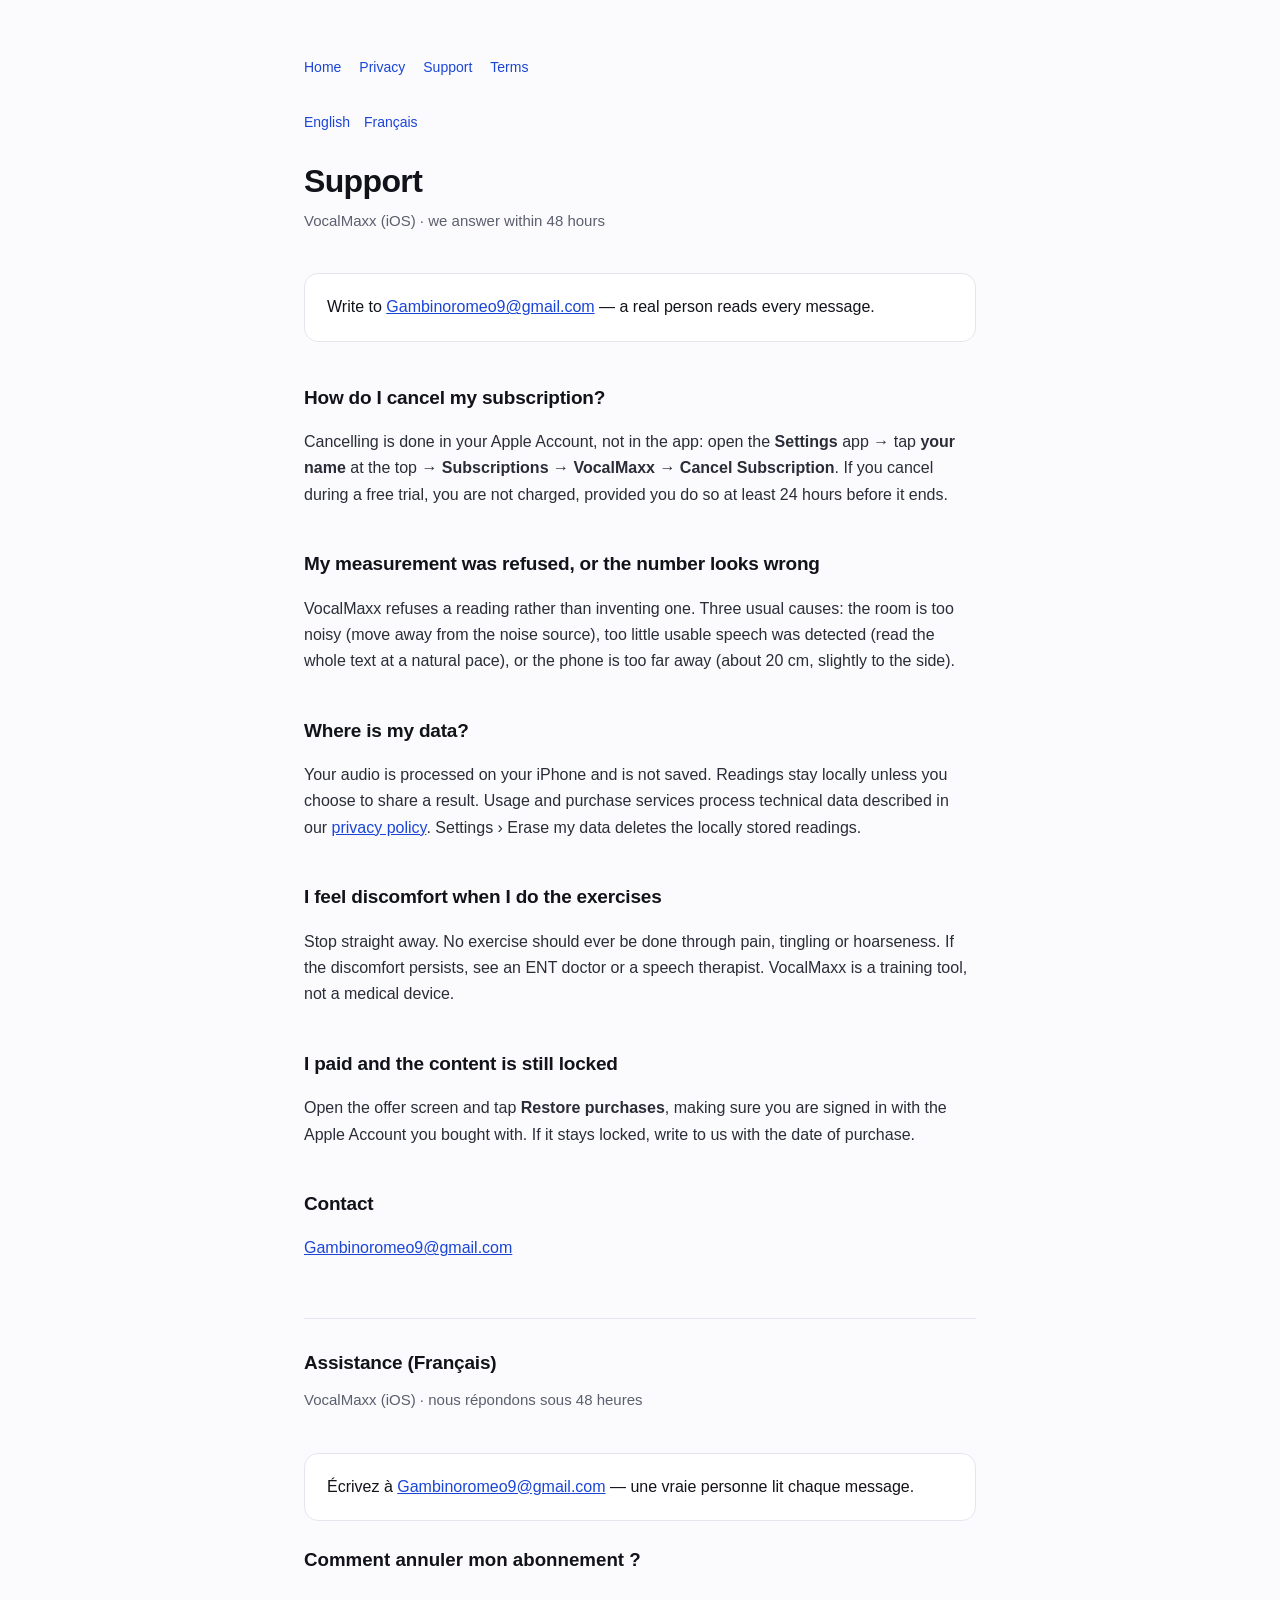
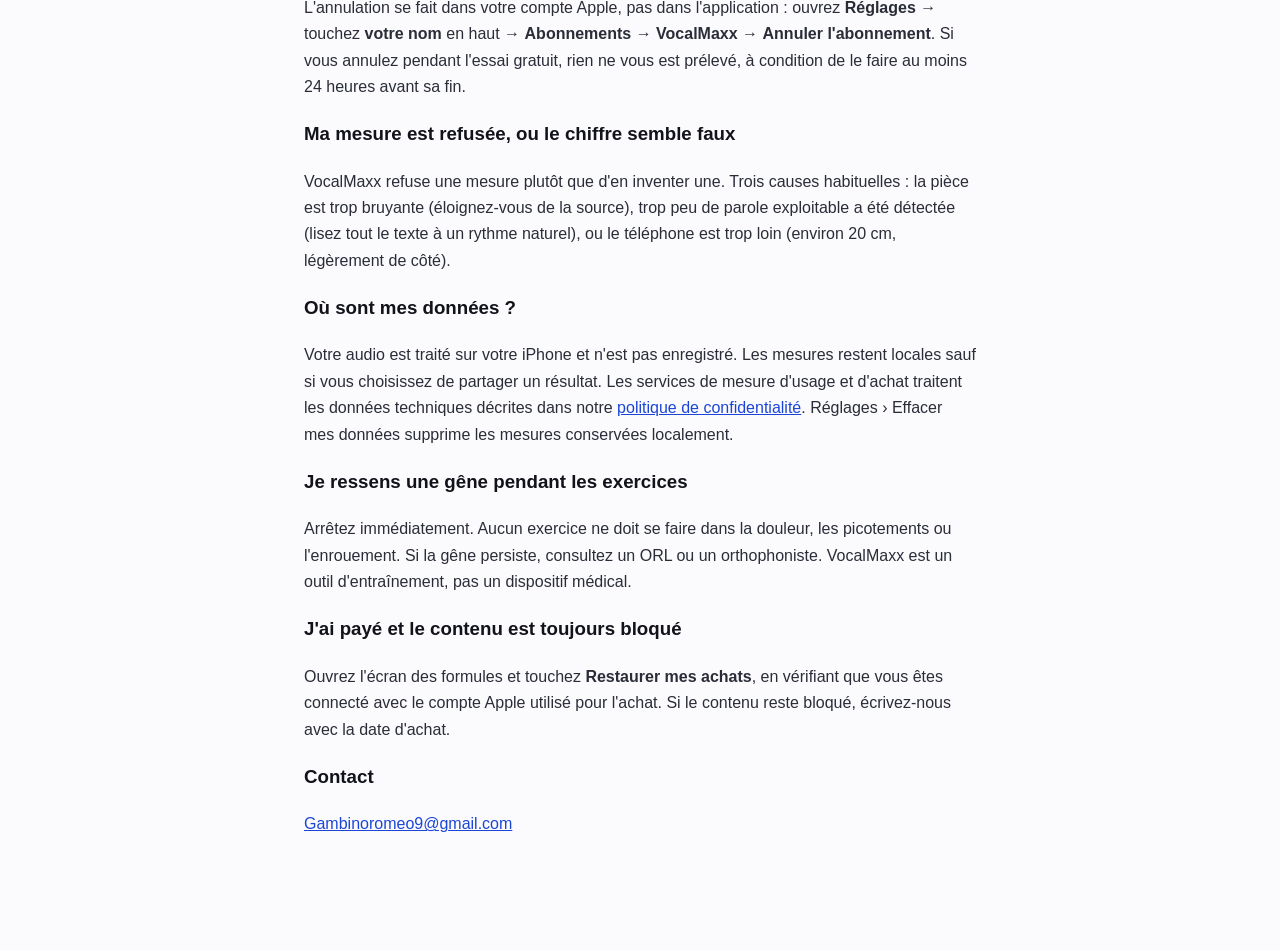
<file: assistance.html>
<!doctype html><html lang="en"><head><meta charset="utf-8">
<meta name="viewport" content="width=device-width,initial-scale=1">
<title>Support — VocalMaxx</title><link rel="stylesheet" href="style.css">
<style>.langbar{margin:0 0 28px;font-size:14px}.langbar a{margin-right:14px;text-decoration:none}
h2.sect{margin-top:56px;padding-top:28px;border-top:1px solid var(--line)}</style>  <link rel="canonical" href="https://romeoapps.app/fr/vocalmaxx/support/">
</head><body>
<div class="wrap">
<nav><a href="index.html">Home</a><a href="privacy.html">Privacy</a><a href="support.html">Support</a><a href="terms.html">Terms</a></nav>
<div class="langbar"><a href="#en">English</a><a href="#fr">Français</a></div>
<h1 id="en">Support</h1>
<p class="sub">VocalMaxx (iOS) · we answer within 48 hours</p>
<div class="card">Write to <a href="mailto:Gambinoromeo9@gmail.com">Gambinoromeo9@gmail.com</a> — a real person reads every message.</div>
<h2>How do I cancel my subscription?</h2>
<p>Cancelling is done in your Apple Account, not in the app: open the <strong>Settings</strong> app → tap <strong>your name</strong> at the top → <strong>Subscriptions</strong> → <strong>VocalMaxx</strong> → <strong>Cancel Subscription</strong>. If you cancel during a free trial, you are not charged, provided you do so at least 24 hours before it ends.</p>
<h2>My measurement was refused, or the number looks wrong</h2>
<p>VocalMaxx refuses a reading rather than inventing one. Three usual causes: the room is too noisy (move away from the noise source), too little usable speech was detected (read the whole text at a natural pace), or the phone is too far away (about 20 cm, slightly to the side).</p>
<h2>Where is my data?</h2>
<p>Your audio is processed on your iPhone and is not saved. Readings stay locally unless you choose to share a result. Usage and purchase services process technical data described in our <a href="privacy.html">privacy policy</a>. Settings › Erase my data deletes the locally stored readings.</p>
<h2>I feel discomfort when I do the exercises</h2>
<p>Stop straight away. No exercise should ever be done through pain, tingling or hoarseness. If the discomfort persists, see an ENT doctor or a speech therapist. VocalMaxx is a training tool, not a medical device.</p>
<h2>I paid and the content is still locked</h2>
<p>Open the offer screen and tap <strong>Restore purchases</strong>, making sure you are signed in with the Apple Account you bought with. If it stays locked, write to us with the date of purchase.</p>
<h2>Contact</h2>
<p><a href="mailto:Gambinoromeo9@gmail.com">Gambinoromeo9@gmail.com</a></p>

<h2 class="sect" id="fr">Assistance (Français)</h2>
<p class="sub">VocalMaxx (iOS) · nous répondons sous 48 heures</p>
<div class="card">Écrivez à <a href="mailto:Gambinoromeo9@gmail.com">Gambinoromeo9@gmail.com</a> — une vraie personne lit chaque message.</div>
<h3>Comment annuler mon abonnement ?</h3>
<p>L'annulation se fait dans votre compte Apple, pas dans l'application : ouvrez <strong>Réglages</strong> → touchez <strong>votre nom</strong> en haut → <strong>Abonnements</strong> → <strong>VocalMaxx</strong> → <strong>Annuler l'abonnement</strong>. Si vous annulez pendant l'essai gratuit, rien ne vous est prélevé, à condition de le faire au moins 24 heures avant sa fin.</p>
<h3>Ma mesure est refusée, ou le chiffre semble faux</h3>
<p>VocalMaxx refuse une mesure plutôt que d'en inventer une. Trois causes habituelles : la pièce est trop bruyante (éloignez-vous de la source), trop peu de parole exploitable a été détectée (lisez tout le texte à un rythme naturel), ou le téléphone est trop loin (environ 20 cm, légèrement de côté).</p>
<h3>Où sont mes données ?</h3>
<p>Votre audio est traité sur votre iPhone et n'est pas enregistré. Les mesures restent locales sauf si vous choisissez de partager un résultat. Les services de mesure d'usage et d'achat traitent les données techniques décrites dans notre <a href="privacy.html#fr">politique de confidentialité</a>. Réglages › Effacer mes données supprime les mesures conservées localement.</p>
<h3>Je ressens une gêne pendant les exercices</h3>
<p>Arrêtez immédiatement. Aucun exercice ne doit se faire dans la douleur, les picotements ou l'enrouement. Si la gêne persiste, consultez un ORL ou un orthophoniste. VocalMaxx est un outil d'entraînement, pas un dispositif médical.</p>
<h3>J'ai payé et le contenu est toujours bloqué</h3>
<p>Ouvrez l'écran des formules et touchez <strong>Restaurer mes achats</strong>, en vérifiant que vous êtes connecté avec le compte Apple utilisé pour l'achat. Si le contenu reste bloqué, écrivez-nous avec la date d'achat.</p>
<h3>Contact</h3>
<p><a href="mailto:Gambinoromeo9@gmail.com">Gambinoromeo9@gmail.com</a></p>
</div></body></html>
</file>
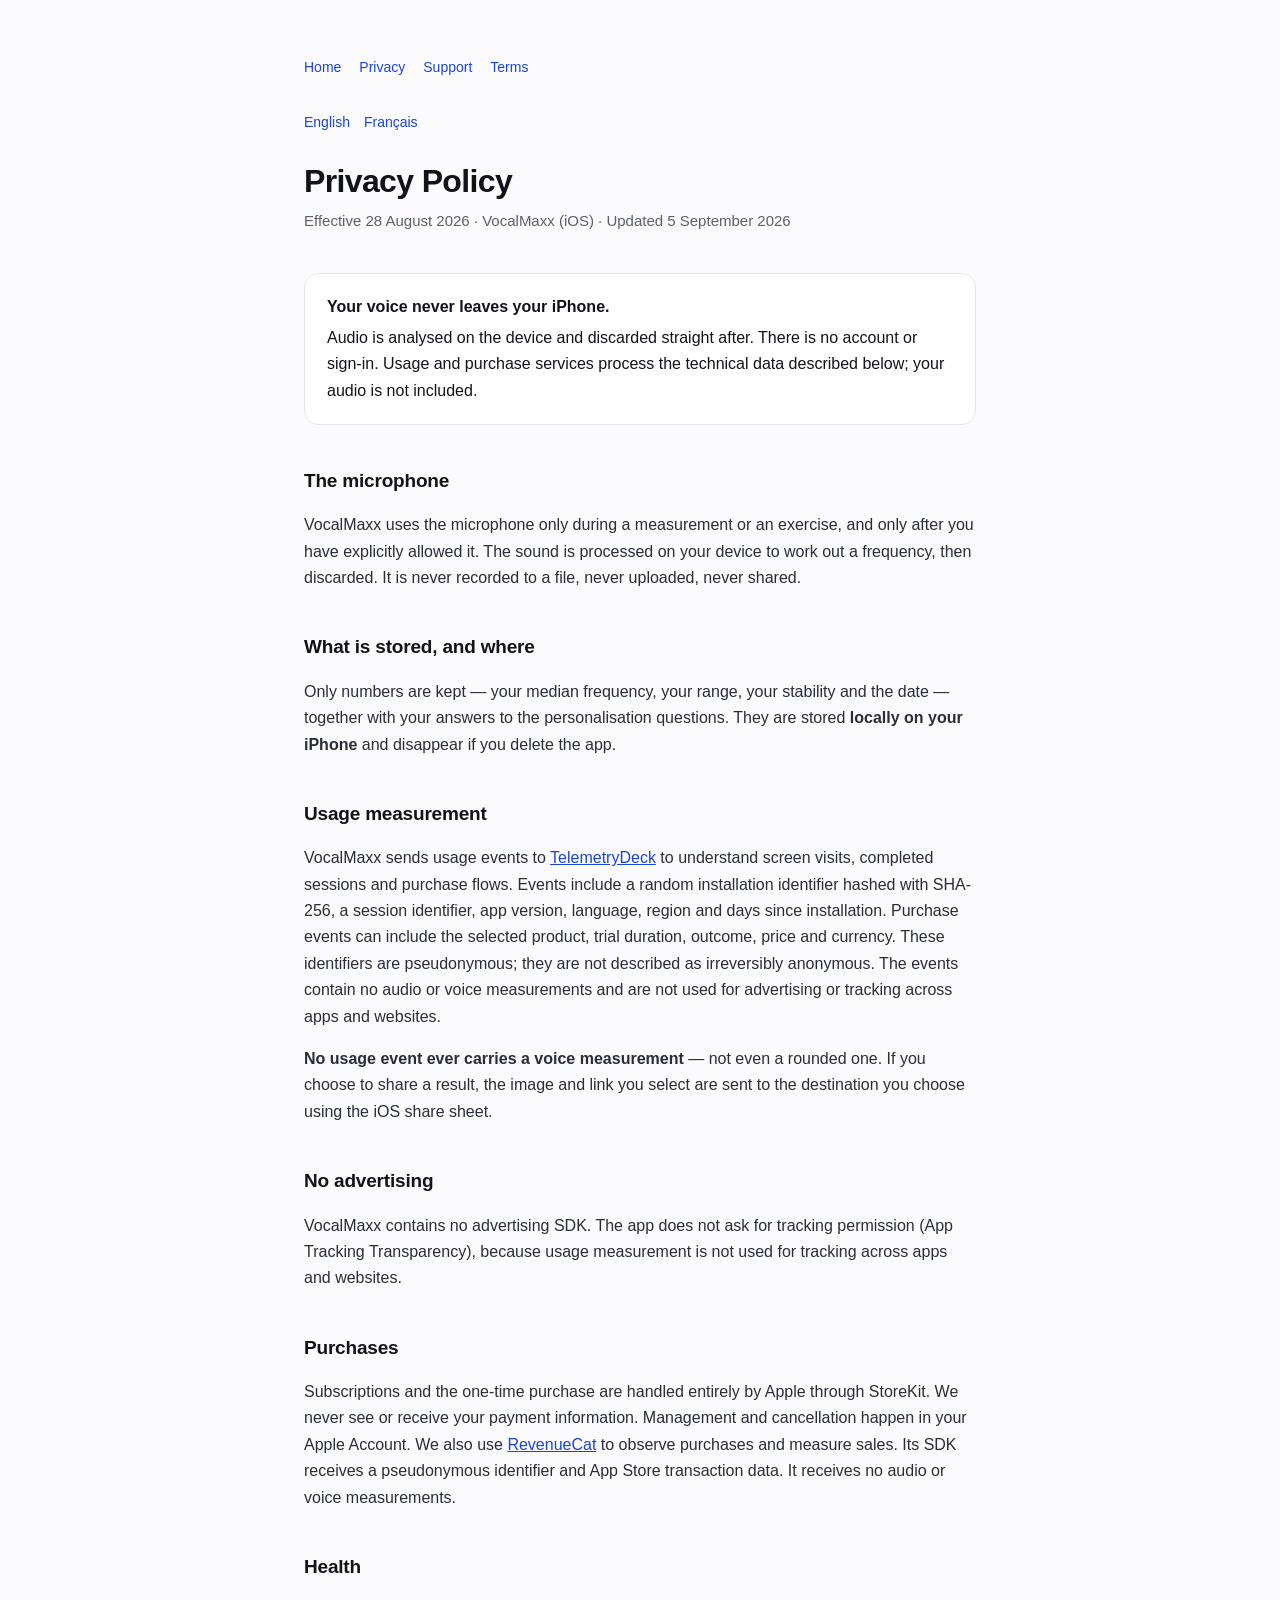
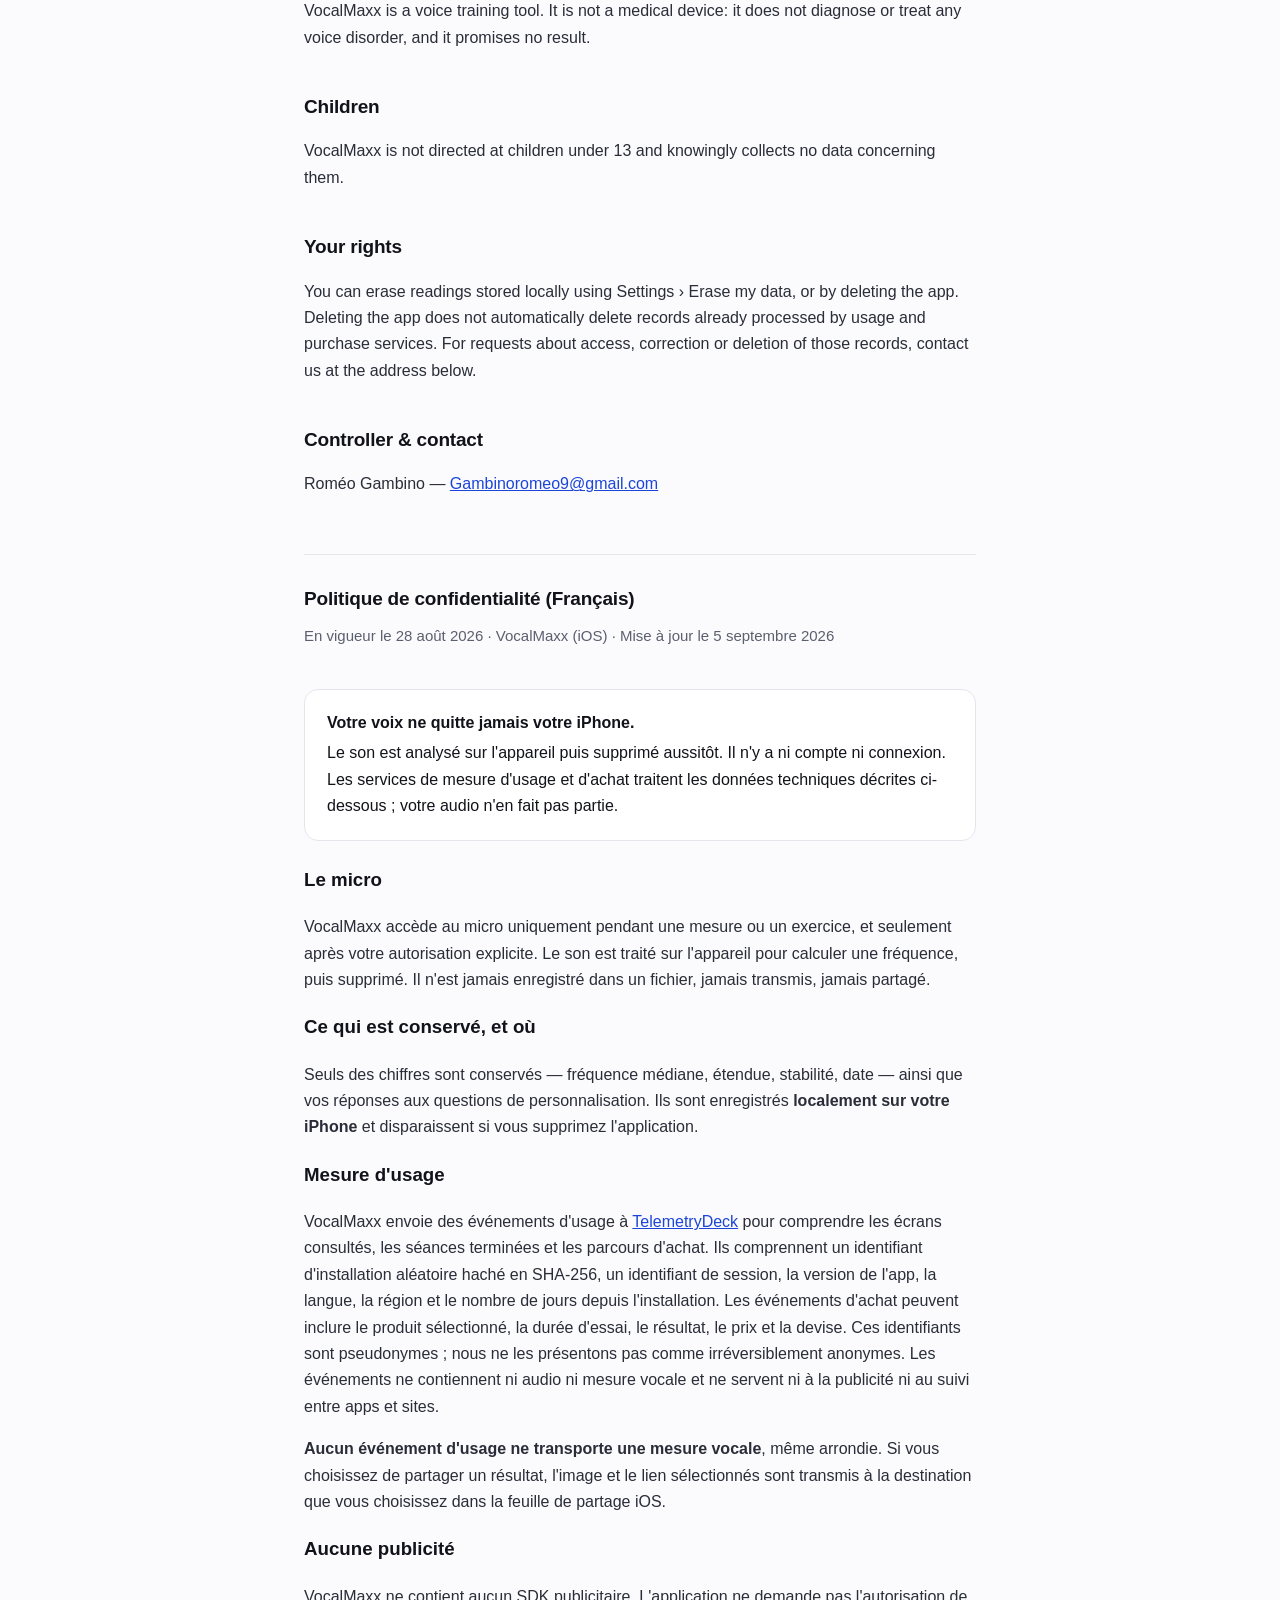
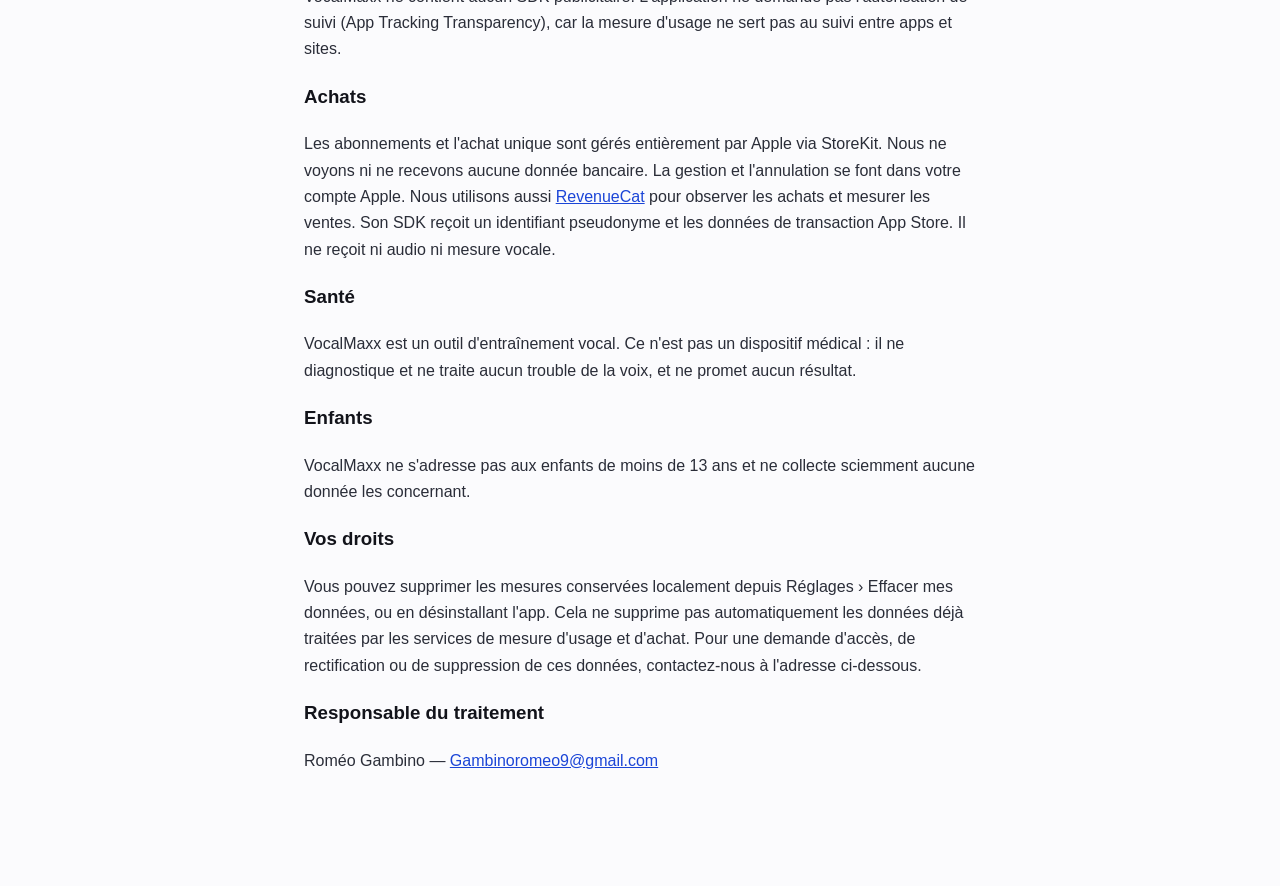
<file: confidentialite.html>
<!doctype html><html lang="en"><head><meta charset="utf-8">
<meta name="viewport" content="width=device-width,initial-scale=1">
<title>Privacy Policy — VocalMaxx</title><link rel="stylesheet" href="style.css">
<style>.langbar{margin:0 0 28px;font-size:14px}.langbar a{margin-right:14px;text-decoration:none}
h2.sect{margin-top:56px;padding-top:28px;border-top:1px solid var(--line)}</style>  <link rel="canonical" href="https://romeoapps.app/fr/vocalmaxx/privacy/">
</head><body>
<div class="wrap">
<nav><a href="index.html">Home</a><a href="privacy.html">Privacy</a><a href="support.html">Support</a><a href="terms.html">Terms</a></nav>
<div class="langbar"><a href="#en">English</a><a href="#fr">Français</a></div>
<h1 id="en">Privacy Policy</h1>
<p class="sub">Effective 28 August 2026 · VocalMaxx (iOS) · Updated 5 September 2026</p>
<div class="card"><strong>Your voice never leaves your iPhone.</strong> Audio is analysed on the device and discarded straight after. There is no account or sign-in. Usage and purchase services process the technical data described below; your audio is not included.</div>
<h2>The microphone</h2>
<p>VocalMaxx uses the microphone only during a measurement or an exercise, and only after you have explicitly allowed it. The sound is processed on your device to work out a frequency, then discarded. It is never recorded to a file, never uploaded, never shared.</p>
<h2>What is stored, and where</h2>
<p>Only numbers are kept — your median frequency, your range, your stability and the date — together with your answers to the personalisation questions. They are stored <strong>locally on your iPhone</strong> and disappear if you delete the app.</p>
<h2>Usage measurement</h2>
<p>VocalMaxx sends usage events to <a href="https://telemetrydeck.com/privacy/">TelemetryDeck</a> to understand screen visits, completed sessions and purchase flows. Events include a random installation identifier hashed with SHA-256, a session identifier, app version, language, region and days since installation. Purchase events can include the selected product, trial duration, outcome, price and currency. These identifiers are pseudonymous; they are not described as irreversibly anonymous. The events contain no audio or voice measurements and are not used for advertising or tracking across apps and websites.</p>
<p><strong>No usage event ever carries a voice measurement</strong> — not even a rounded one. If you choose to share a result, the image and link you select are sent to the destination you choose using the iOS share sheet.</p>
<h2>No advertising</h2>
<p>VocalMaxx contains no advertising SDK. The app does not ask for tracking permission (App Tracking Transparency), because usage measurement is not used for tracking across apps and websites.</p>
<h2>Purchases</h2>
<p>Subscriptions and the one-time purchase are handled entirely by Apple through StoreKit. We never see or receive your payment information. Management and cancellation happen in your Apple Account. We also use <a href="https://www.revenuecat.com/privacy/">RevenueCat</a> to observe purchases and measure sales. Its SDK receives a pseudonymous identifier and App Store transaction data. It receives no audio or voice measurements.</p>
<h2>Health</h2>
<p>VocalMaxx is a voice training tool. It is not a medical device: it does not diagnose or treat any voice disorder, and it promises no result.</p>
<h2>Children</h2>
<p>VocalMaxx is not directed at children under 13 and knowingly collects no data concerning them.</p>
<h2>Your rights</h2>
<p>You can erase readings stored locally using Settings › Erase my data, or by deleting the app. Deleting the app does not automatically delete records already processed by usage and purchase services. For requests about access, correction or deletion of those records, contact us at the address below.</p>
<h2>Controller &amp; contact</h2>
<p>Roméo Gambino — <a href="mailto:Gambinoromeo9@gmail.com">Gambinoromeo9@gmail.com</a></p>

<h2 class="sect" id="fr">Politique de confidentialité (Français)</h2>
<p class="sub">En vigueur le 28 août 2026 · VocalMaxx (iOS) · Mise à jour le 5 septembre 2026</p>
<div class="card"><strong>Votre voix ne quitte jamais votre iPhone.</strong> Le son est analysé sur l'appareil puis supprimé aussitôt. Il n'y a ni compte ni connexion. Les services de mesure d'usage et d'achat traitent les données techniques décrites ci-dessous ; votre audio n'en fait pas partie.</div>
<h3>Le micro</h3>
<p>VocalMaxx accède au micro uniquement pendant une mesure ou un exercice, et seulement après votre autorisation explicite. Le son est traité sur l'appareil pour calculer une fréquence, puis supprimé. Il n'est jamais enregistré dans un fichier, jamais transmis, jamais partagé.</p>
<h3>Ce qui est conservé, et où</h3>
<p>Seuls des chiffres sont conservés — fréquence médiane, étendue, stabilité, date — ainsi que vos réponses aux questions de personnalisation. Ils sont enregistrés <strong>localement sur votre iPhone</strong> et disparaissent si vous supprimez l'application.</p>
<h3>Mesure d'usage</h3>
<p>VocalMaxx envoie des événements d'usage à <a href="https://telemetrydeck.com/privacy/">TelemetryDeck</a> pour comprendre les écrans consultés, les séances terminées et les parcours d'achat. Ils comprennent un identifiant d'installation aléatoire haché en SHA-256, un identifiant de session, la version de l'app, la langue, la région et le nombre de jours depuis l'installation. Les événements d'achat peuvent inclure le produit sélectionné, la durée d'essai, le résultat, le prix et la devise. Ces identifiants sont pseudonymes ; nous ne les présentons pas comme irréversiblement anonymes. Les événements ne contiennent ni audio ni mesure vocale et ne servent ni à la publicité ni au suivi entre apps et sites.</p>
<p><strong>Aucun événement d'usage ne transporte une mesure vocale</strong>, même arrondie. Si vous choisissez de partager un résultat, l'image et le lien sélectionnés sont transmis à la destination que vous choisissez dans la feuille de partage iOS.</p>
<h3>Aucune publicité</h3>
<p>VocalMaxx ne contient aucun SDK publicitaire. L'application ne demande pas l'autorisation de suivi (App Tracking Transparency), car la mesure d'usage ne sert pas au suivi entre apps et sites.</p>
<h3>Achats</h3>
<p>Les abonnements et l'achat unique sont gérés entièrement par Apple via StoreKit. Nous ne voyons ni ne recevons aucune donnée bancaire. La gestion et l'annulation se font dans votre compte Apple. Nous utilisons aussi <a href="https://www.revenuecat.com/privacy/">RevenueCat</a> pour observer les achats et mesurer les ventes. Son SDK reçoit un identifiant pseudonyme et les données de transaction App Store. Il ne reçoit ni audio ni mesure vocale.</p>
<h3>Santé</h3>
<p>VocalMaxx est un outil d'entraînement vocal. Ce n'est pas un dispositif médical : il ne diagnostique et ne traite aucun trouble de la voix, et ne promet aucun résultat.</p>
<h3>Enfants</h3>
<p>VocalMaxx ne s'adresse pas aux enfants de moins de 13 ans et ne collecte sciemment aucune donnée les concernant.</p>
<h3>Vos droits</h3>
<p>Vous pouvez supprimer les mesures conservées localement depuis Réglages › Effacer mes données, ou en désinstallant l'app. Cela ne supprime pas automatiquement les données déjà traitées par les services de mesure d'usage et d'achat. Pour une demande d'accès, de rectification ou de suppression de ces données, contactez-nous à l'adresse ci-dessous.</p>
<h3>Responsable du traitement</h3>
<p>Roméo Gambino — <a href="mailto:Gambinoromeo9@gmail.com">Gambinoromeo9@gmail.com</a></p>
</div></body></html>
</file>
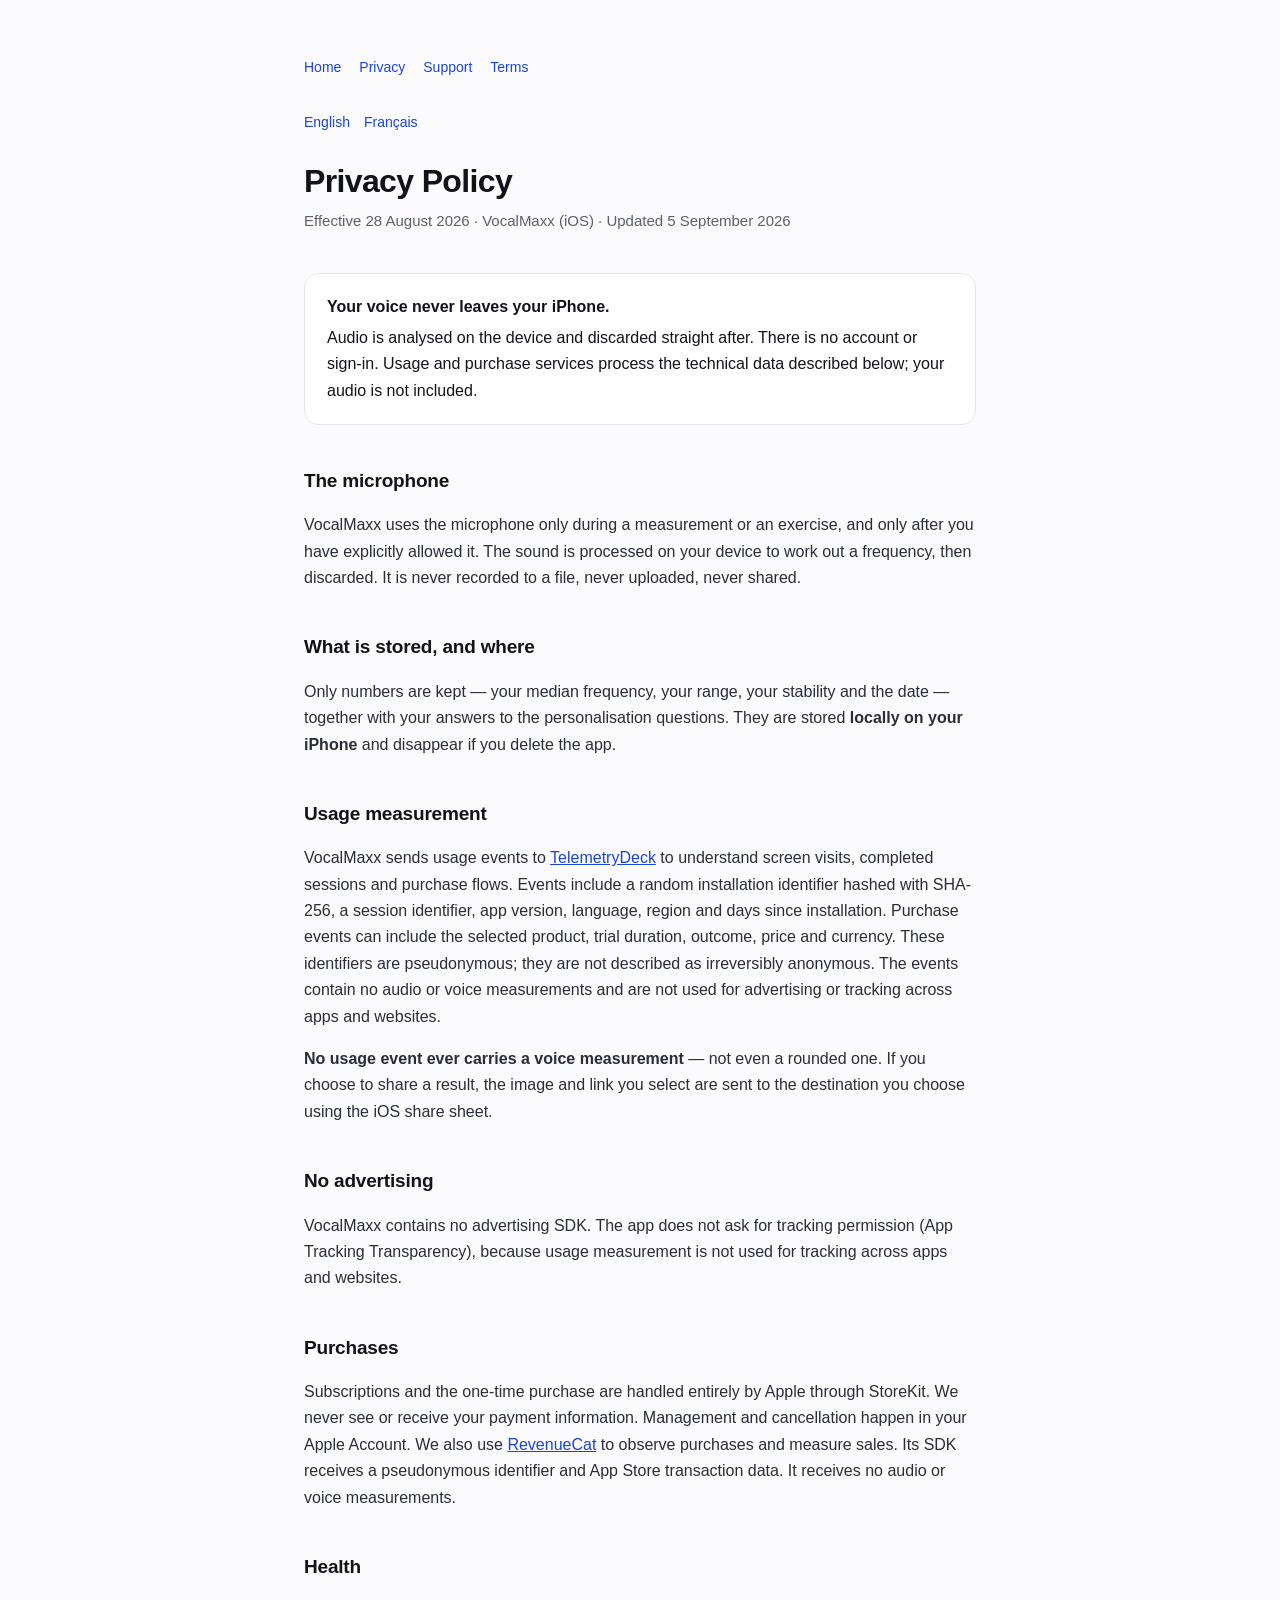
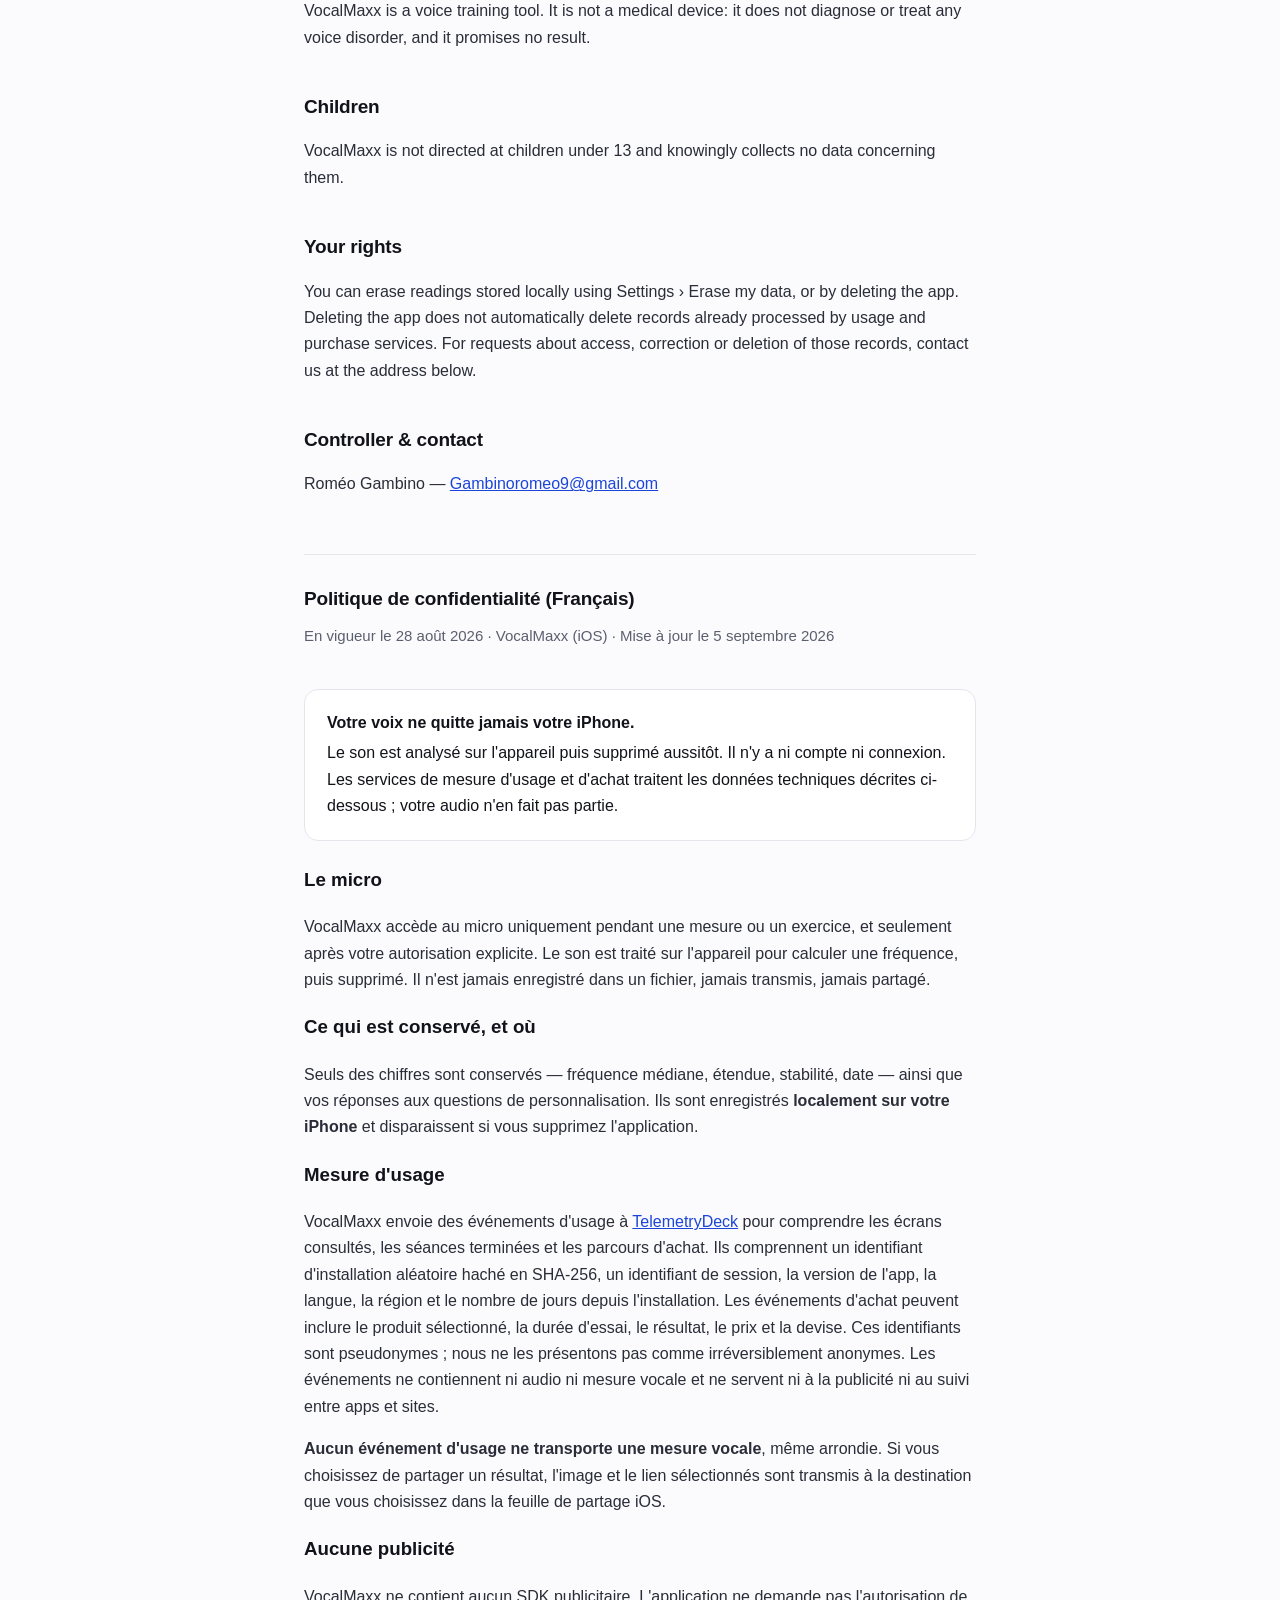
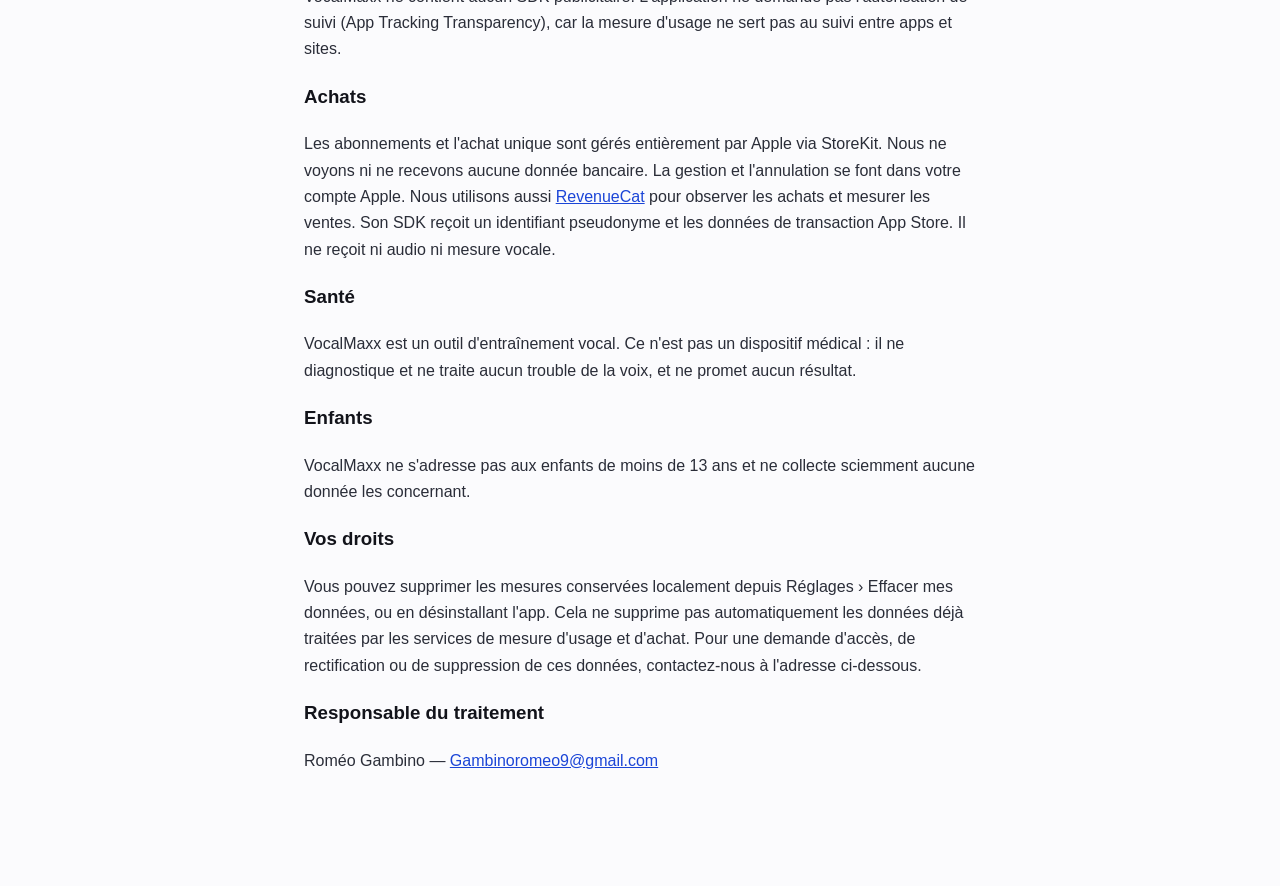
<file: privacy.html>
<!doctype html><html lang="en"><head><meta charset="utf-8">
<meta name="viewport" content="width=device-width,initial-scale=1">
<title>Privacy Policy — VocalMaxx</title><link rel="stylesheet" href="style.css">
<style>.langbar{margin:0 0 28px;font-size:14px}.langbar a{margin-right:14px;text-decoration:none}
h2.sect{margin-top:56px;padding-top:28px;border-top:1px solid var(--line)}</style>  <link rel="canonical" href="https://romeoapps.app/en/vocalmaxx/privacy/">
</head><body>
<div class="wrap">
<nav><a href="index.html">Home</a><a href="privacy.html">Privacy</a><a href="support.html">Support</a><a href="terms.html">Terms</a></nav>
<div class="langbar"><a href="#en">English</a><a href="#fr">Français</a></div>
<h1 id="en">Privacy Policy</h1>
<p class="sub">Effective 28 August 2026 · VocalMaxx (iOS) · Updated 5 September 2026</p>
<div class="card"><strong>Your voice never leaves your iPhone.</strong> Audio is analysed on the device and discarded straight after. There is no account or sign-in. Usage and purchase services process the technical data described below; your audio is not included.</div>
<h2>The microphone</h2>
<p>VocalMaxx uses the microphone only during a measurement or an exercise, and only after you have explicitly allowed it. The sound is processed on your device to work out a frequency, then discarded. It is never recorded to a file, never uploaded, never shared.</p>
<h2>What is stored, and where</h2>
<p>Only numbers are kept — your median frequency, your range, your stability and the date — together with your answers to the personalisation questions. They are stored <strong>locally on your iPhone</strong> and disappear if you delete the app.</p>
<h2>Usage measurement</h2>
<p>VocalMaxx sends usage events to <a href="https://telemetrydeck.com/privacy/">TelemetryDeck</a> to understand screen visits, completed sessions and purchase flows. Events include a random installation identifier hashed with SHA-256, a session identifier, app version, language, region and days since installation. Purchase events can include the selected product, trial duration, outcome, price and currency. These identifiers are pseudonymous; they are not described as irreversibly anonymous. The events contain no audio or voice measurements and are not used for advertising or tracking across apps and websites.</p>
<p><strong>No usage event ever carries a voice measurement</strong> — not even a rounded one. If you choose to share a result, the image and link you select are sent to the destination you choose using the iOS share sheet.</p>
<h2>No advertising</h2>
<p>VocalMaxx contains no advertising SDK. The app does not ask for tracking permission (App Tracking Transparency), because usage measurement is not used for tracking across apps and websites.</p>
<h2>Purchases</h2>
<p>Subscriptions and the one-time purchase are handled entirely by Apple through StoreKit. We never see or receive your payment information. Management and cancellation happen in your Apple Account. We also use <a href="https://www.revenuecat.com/privacy/">RevenueCat</a> to observe purchases and measure sales. Its SDK receives a pseudonymous identifier and App Store transaction data. It receives no audio or voice measurements.</p>
<h2>Health</h2>
<p>VocalMaxx is a voice training tool. It is not a medical device: it does not diagnose or treat any voice disorder, and it promises no result.</p>
<h2>Children</h2>
<p>VocalMaxx is not directed at children under 13 and knowingly collects no data concerning them.</p>
<h2>Your rights</h2>
<p>You can erase readings stored locally using Settings › Erase my data, or by deleting the app. Deleting the app does not automatically delete records already processed by usage and purchase services. For requests about access, correction or deletion of those records, contact us at the address below.</p>
<h2>Controller &amp; contact</h2>
<p>Roméo Gambino — <a href="mailto:Gambinoromeo9@gmail.com">Gambinoromeo9@gmail.com</a></p>

<h2 class="sect" id="fr">Politique de confidentialité (Français)</h2>
<p class="sub">En vigueur le 28 août 2026 · VocalMaxx (iOS) · Mise à jour le 5 septembre 2026</p>
<div class="card"><strong>Votre voix ne quitte jamais votre iPhone.</strong> Le son est analysé sur l'appareil puis supprimé aussitôt. Il n'y a ni compte ni connexion. Les services de mesure d'usage et d'achat traitent les données techniques décrites ci-dessous ; votre audio n'en fait pas partie.</div>
<h3>Le micro</h3>
<p>VocalMaxx accède au micro uniquement pendant une mesure ou un exercice, et seulement après votre autorisation explicite. Le son est traité sur l'appareil pour calculer une fréquence, puis supprimé. Il n'est jamais enregistré dans un fichier, jamais transmis, jamais partagé.</p>
<h3>Ce qui est conservé, et où</h3>
<p>Seuls des chiffres sont conservés — fréquence médiane, étendue, stabilité, date — ainsi que vos réponses aux questions de personnalisation. Ils sont enregistrés <strong>localement sur votre iPhone</strong> et disparaissent si vous supprimez l'application.</p>
<h3>Mesure d'usage</h3>
<p>VocalMaxx envoie des événements d'usage à <a href="https://telemetrydeck.com/privacy/">TelemetryDeck</a> pour comprendre les écrans consultés, les séances terminées et les parcours d'achat. Ils comprennent un identifiant d'installation aléatoire haché en SHA-256, un identifiant de session, la version de l'app, la langue, la région et le nombre de jours depuis l'installation. Les événements d'achat peuvent inclure le produit sélectionné, la durée d'essai, le résultat, le prix et la devise. Ces identifiants sont pseudonymes ; nous ne les présentons pas comme irréversiblement anonymes. Les événements ne contiennent ni audio ni mesure vocale et ne servent ni à la publicité ni au suivi entre apps et sites.</p>
<p><strong>Aucun événement d'usage ne transporte une mesure vocale</strong>, même arrondie. Si vous choisissez de partager un résultat, l'image et le lien sélectionnés sont transmis à la destination que vous choisissez dans la feuille de partage iOS.</p>
<h3>Aucune publicité</h3>
<p>VocalMaxx ne contient aucun SDK publicitaire. L'application ne demande pas l'autorisation de suivi (App Tracking Transparency), car la mesure d'usage ne sert pas au suivi entre apps et sites.</p>
<h3>Achats</h3>
<p>Les abonnements et l'achat unique sont gérés entièrement par Apple via StoreKit. Nous ne voyons ni ne recevons aucune donnée bancaire. La gestion et l'annulation se font dans votre compte Apple. Nous utilisons aussi <a href="https://www.revenuecat.com/privacy/">RevenueCat</a> pour observer les achats et mesurer les ventes. Son SDK reçoit un identifiant pseudonyme et les données de transaction App Store. Il ne reçoit ni audio ni mesure vocale.</p>
<h3>Santé</h3>
<p>VocalMaxx est un outil d'entraînement vocal. Ce n'est pas un dispositif médical : il ne diagnostique et ne traite aucun trouble de la voix, et ne promet aucun résultat.</p>
<h3>Enfants</h3>
<p>VocalMaxx ne s'adresse pas aux enfants de moins de 13 ans et ne collecte sciemment aucune donnée les concernant.</p>
<h3>Vos droits</h3>
<p>Vous pouvez supprimer les mesures conservées localement depuis Réglages › Effacer mes données, ou en désinstallant l'app. Cela ne supprime pas automatiquement les données déjà traitées par les services de mesure d'usage et d'achat. Pour une demande d'accès, de rectification ou de suppression de ces données, contactez-nous à l'adresse ci-dessous.</p>
<h3>Responsable du traitement</h3>
<p>Roméo Gambino — <a href="mailto:Gambinoromeo9@gmail.com">Gambinoromeo9@gmail.com</a></p>
</div></body></html>
</file>
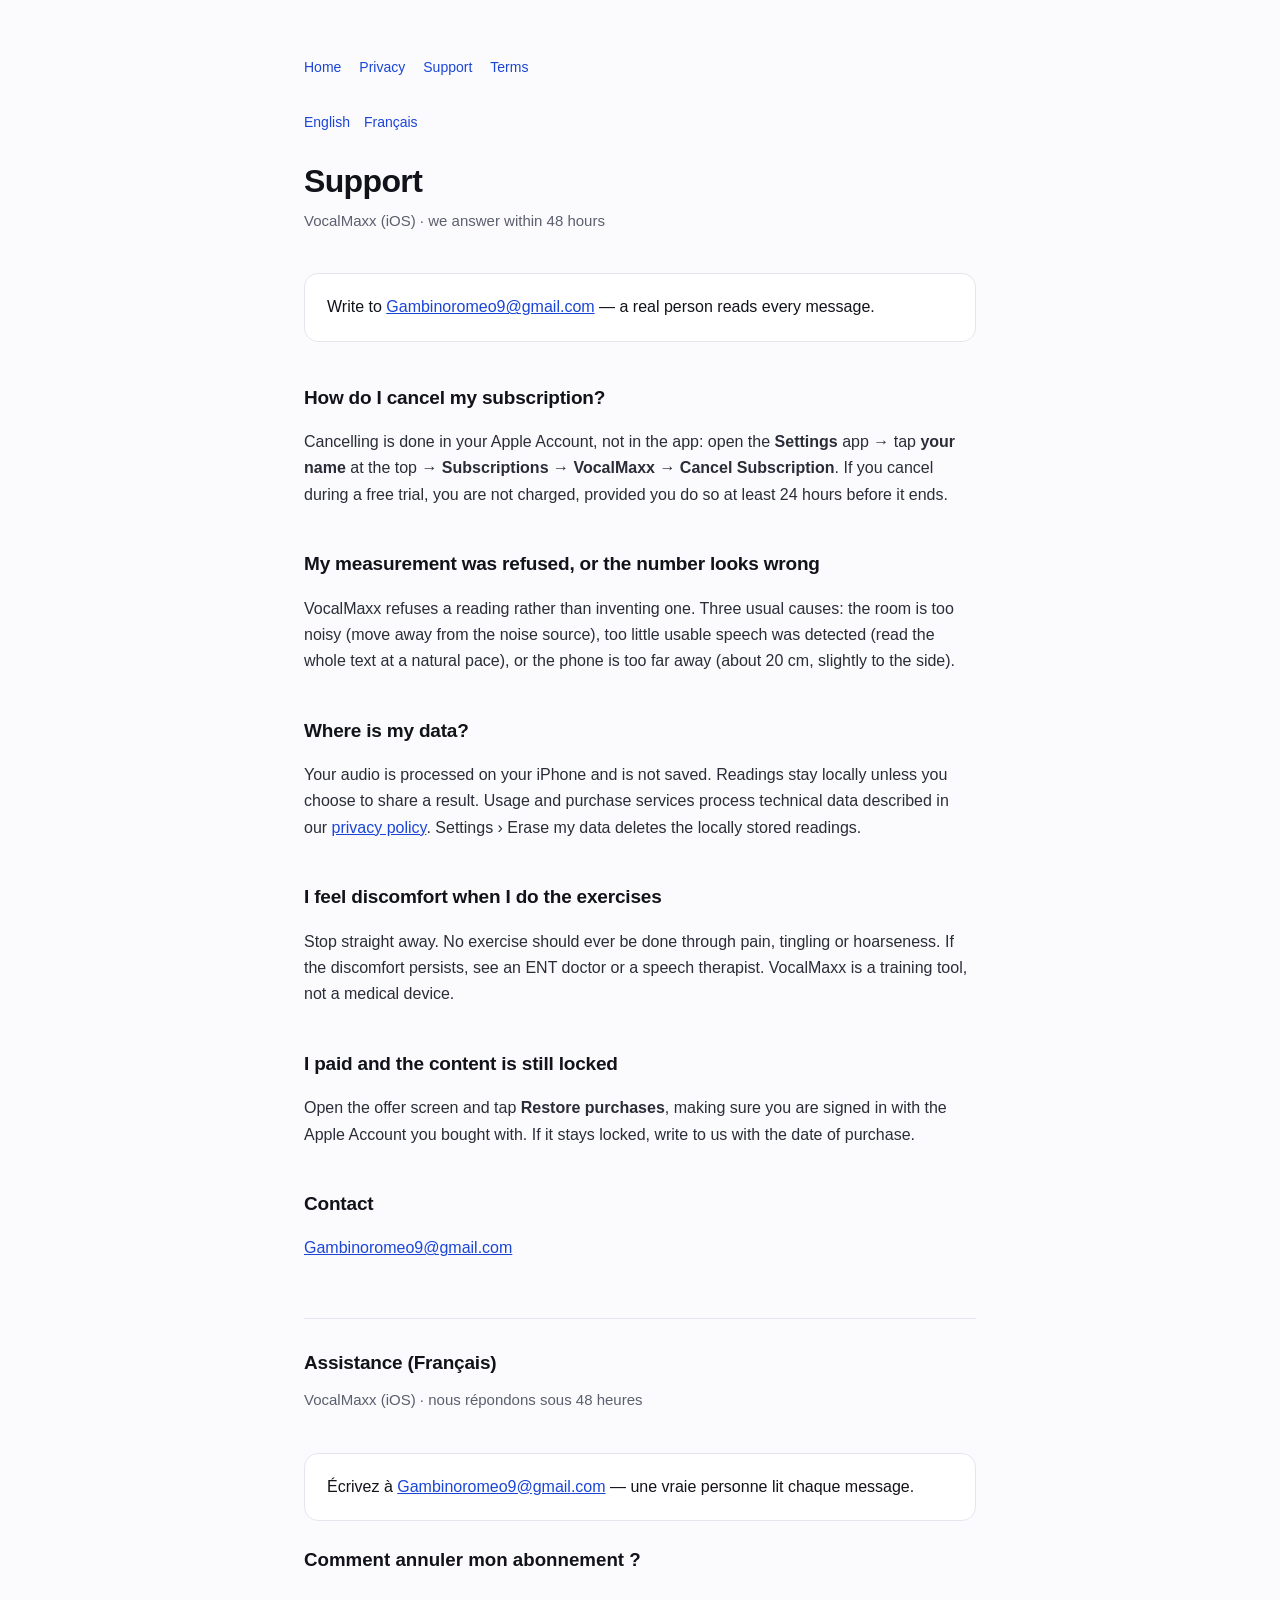
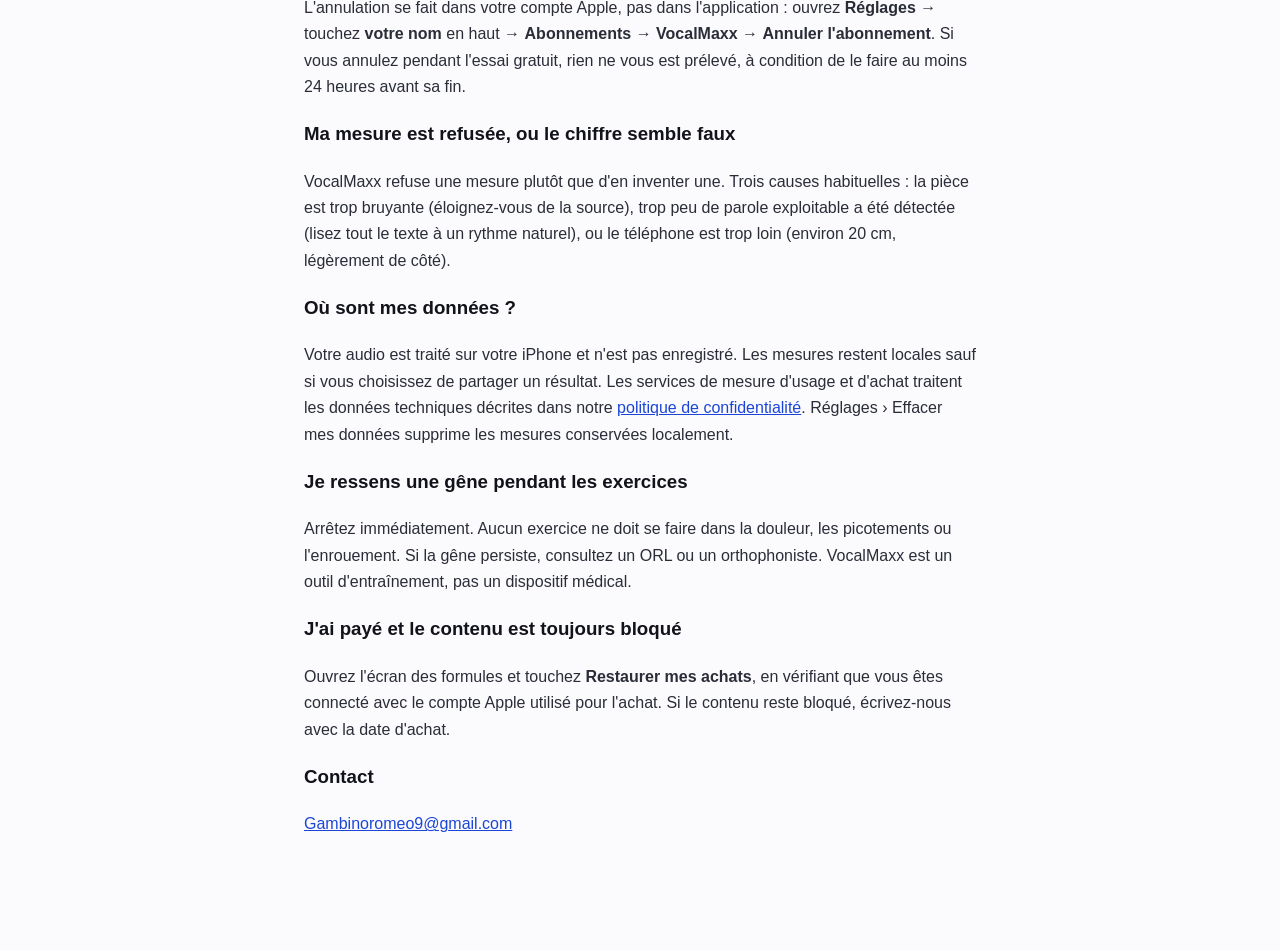
<file: support.html>
<!doctype html><html lang="en"><head><meta charset="utf-8">
<meta name="viewport" content="width=device-width,initial-scale=1">
<title>Support — VocalMaxx</title><link rel="stylesheet" href="style.css">
<style>.langbar{margin:0 0 28px;font-size:14px}.langbar a{margin-right:14px;text-decoration:none}
h2.sect{margin-top:56px;padding-top:28px;border-top:1px solid var(--line)}</style>  <link rel="canonical" href="https://romeoapps.app/en/vocalmaxx/support/">
</head><body>
<div class="wrap">
<nav><a href="index.html">Home</a><a href="privacy.html">Privacy</a><a href="support.html">Support</a><a href="terms.html">Terms</a></nav>
<div class="langbar"><a href="#en">English</a><a href="#fr">Français</a></div>
<h1 id="en">Support</h1>
<p class="sub">VocalMaxx (iOS) · we answer within 48 hours</p>
<div class="card">Write to <a href="mailto:Gambinoromeo9@gmail.com">Gambinoromeo9@gmail.com</a> — a real person reads every message.</div>
<h2>How do I cancel my subscription?</h2>
<p>Cancelling is done in your Apple Account, not in the app: open the <strong>Settings</strong> app → tap <strong>your name</strong> at the top → <strong>Subscriptions</strong> → <strong>VocalMaxx</strong> → <strong>Cancel Subscription</strong>. If you cancel during a free trial, you are not charged, provided you do so at least 24 hours before it ends.</p>
<h2>My measurement was refused, or the number looks wrong</h2>
<p>VocalMaxx refuses a reading rather than inventing one. Three usual causes: the room is too noisy (move away from the noise source), too little usable speech was detected (read the whole text at a natural pace), or the phone is too far away (about 20 cm, slightly to the side).</p>
<h2>Where is my data?</h2>
<p>Your audio is processed on your iPhone and is not saved. Readings stay locally unless you choose to share a result. Usage and purchase services process technical data described in our <a href="privacy.html">privacy policy</a>. Settings › Erase my data deletes the locally stored readings.</p>
<h2>I feel discomfort when I do the exercises</h2>
<p>Stop straight away. No exercise should ever be done through pain, tingling or hoarseness. If the discomfort persists, see an ENT doctor or a speech therapist. VocalMaxx is a training tool, not a medical device.</p>
<h2>I paid and the content is still locked</h2>
<p>Open the offer screen and tap <strong>Restore purchases</strong>, making sure you are signed in with the Apple Account you bought with. If it stays locked, write to us with the date of purchase.</p>
<h2>Contact</h2>
<p><a href="mailto:Gambinoromeo9@gmail.com">Gambinoromeo9@gmail.com</a></p>

<h2 class="sect" id="fr">Assistance (Français)</h2>
<p class="sub">VocalMaxx (iOS) · nous répondons sous 48 heures</p>
<div class="card">Écrivez à <a href="mailto:Gambinoromeo9@gmail.com">Gambinoromeo9@gmail.com</a> — une vraie personne lit chaque message.</div>
<h3>Comment annuler mon abonnement ?</h3>
<p>L'annulation se fait dans votre compte Apple, pas dans l'application : ouvrez <strong>Réglages</strong> → touchez <strong>votre nom</strong> en haut → <strong>Abonnements</strong> → <strong>VocalMaxx</strong> → <strong>Annuler l'abonnement</strong>. Si vous annulez pendant l'essai gratuit, rien ne vous est prélevé, à condition de le faire au moins 24 heures avant sa fin.</p>
<h3>Ma mesure est refusée, ou le chiffre semble faux</h3>
<p>VocalMaxx refuse une mesure plutôt que d'en inventer une. Trois causes habituelles : la pièce est trop bruyante (éloignez-vous de la source), trop peu de parole exploitable a été détectée (lisez tout le texte à un rythme naturel), ou le téléphone est trop loin (environ 20 cm, légèrement de côté).</p>
<h3>Où sont mes données ?</h3>
<p>Votre audio est traité sur votre iPhone et n'est pas enregistré. Les mesures restent locales sauf si vous choisissez de partager un résultat. Les services de mesure d'usage et d'achat traitent les données techniques décrites dans notre <a href="privacy.html#fr">politique de confidentialité</a>. Réglages › Effacer mes données supprime les mesures conservées localement.</p>
<h3>Je ressens une gêne pendant les exercices</h3>
<p>Arrêtez immédiatement. Aucun exercice ne doit se faire dans la douleur, les picotements ou l'enrouement. Si la gêne persiste, consultez un ORL ou un orthophoniste. VocalMaxx est un outil d'entraînement, pas un dispositif médical.</p>
<h3>J'ai payé et le contenu est toujours bloqué</h3>
<p>Ouvrez l'écran des formules et touchez <strong>Restaurer mes achats</strong>, en vérifiant que vous êtes connecté avec le compte Apple utilisé pour l'achat. Si le contenu reste bloqué, écrivez-nous avec la date d'achat.</p>
<h3>Contact</h3>
<p><a href="mailto:Gambinoromeo9@gmail.com">Gambinoromeo9@gmail.com</a></p>
</div></body></html>
</file>
<file: style.css>
:root{--ink:#12131a;--muted:#5b5f6e;--line:#e4e6ee;--accent:#1B45D7;--bg:#fbfbfd}
*{box-sizing:border-box}
body{margin:0;background:var(--bg);color:var(--ink);
  font:16px/1.65 -apple-system,BlinkMacSystemFont,"Segoe UI",Inter,sans-serif}
.wrap{max-width:720px;margin:0 auto;padding:56px 24px 96px}
h1{font-size:32px;line-height:1.2;letter-spacing:-.02em;margin:0 0 8px}
h2{font-size:19px;letter-spacing:-.01em;margin:40px 0 10px}
.sub{color:var(--muted);margin:0 0 40px;font-size:15px}
p,li{color:#2a2d38}
ul{padding-left:20px}
a{color:var(--accent)}
.card{background:#fff;border:1px solid var(--line);border-radius:14px;padding:20px 22px;margin:24px 0}
.card strong{display:block;margin-bottom:4px}
footer{margin-top:56px;padding-top:20px;border-top:1px solid var(--line);
  color:var(--muted);font-size:13px}
nav{margin-bottom:32px;font-size:14px}
nav a{margin-right:18px;text-decoration:none}
nav a:hover{text-decoration:underline}
@media(prefers-color-scheme:dark){
  :root{--ink:#f2f3f7;--muted:#9aa0b4;--line:#2a2d3a;--bg:#0e0f14;--accent:#7f9bff}
  body{background:var(--bg);color:var(--ink)}
  p,li{color:#d3d6e0}
  .card{background:#161822}
}
/* landing */
.hero{display:grid;grid-template-columns:1.1fr 1fr;gap:32px;align-items:center;margin:28px 0}
.hero h1{font-size:clamp(30px,5vw,46px);line-height:1.08;margin:0 0 12px}
.hero .lead{font-size:18px;color:#5a5f6d;margin:0 0 18px}
.badge{display:inline-flex;align-items:center;gap:10px;background:#1B45D7;color:#fff;padding:12px 18px;border-radius:14px;font-weight:700;text-decoration:none}
.badge:hover{background:#163bb8}
.ba{display:grid;grid-template-columns:1fr 1fr;gap:10px}
.ba figure{margin:0;position:relative}
.ba img{width:100%;border-radius:16px;display:block;aspect-ratio:1080/1567;object-fit:cover;object-position:top}
.ba figcaption{position:absolute;top:10px;left:10px;background:#fff;border-radius:999px;padding:4px 10px;font-size:12px;font-weight:800;letter-spacing:.06em}
.grid{display:grid;grid-template-columns:repeat(auto-fit,minmax(220px,1fr));gap:14px}
.feat{background:#fff;border:1px solid #e8e6df;border-radius:16px;padding:16px}
.feat h3{margin:0 0 6px;font-size:16px}
.feat p{margin:0;color:#5a5f6d;font-size:14px}
.faq details{background:#fff;border:1px solid #e8e6df;border-radius:12px;padding:12px 16px;margin:8px 0}
.faq summary{font-weight:700;cursor:pointer}
.lang{float:right;font-size:14px}
.icon{width:72px;height:72px;border-radius:18px;vertical-align:middle;margin-right:12px}
@media(max-width:720px){.hero{grid-template-columns:1fr}}
</file>
